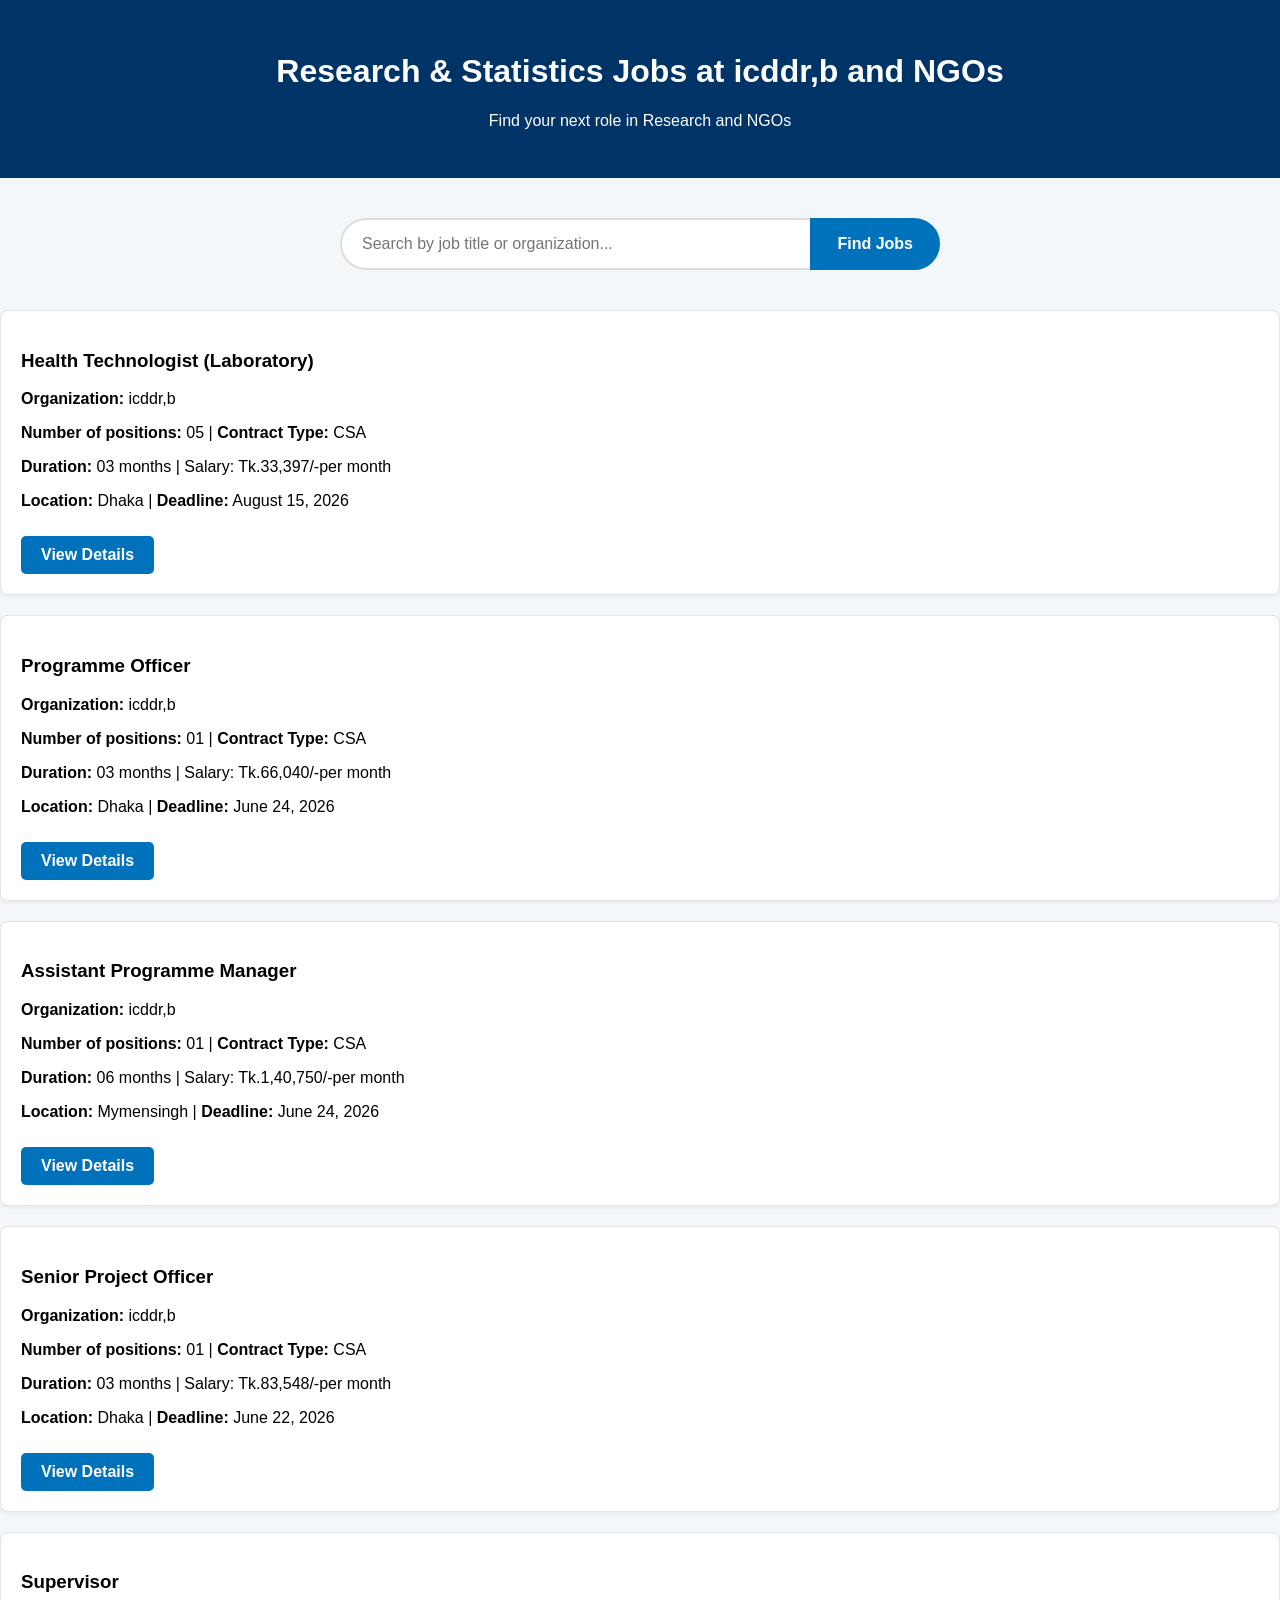
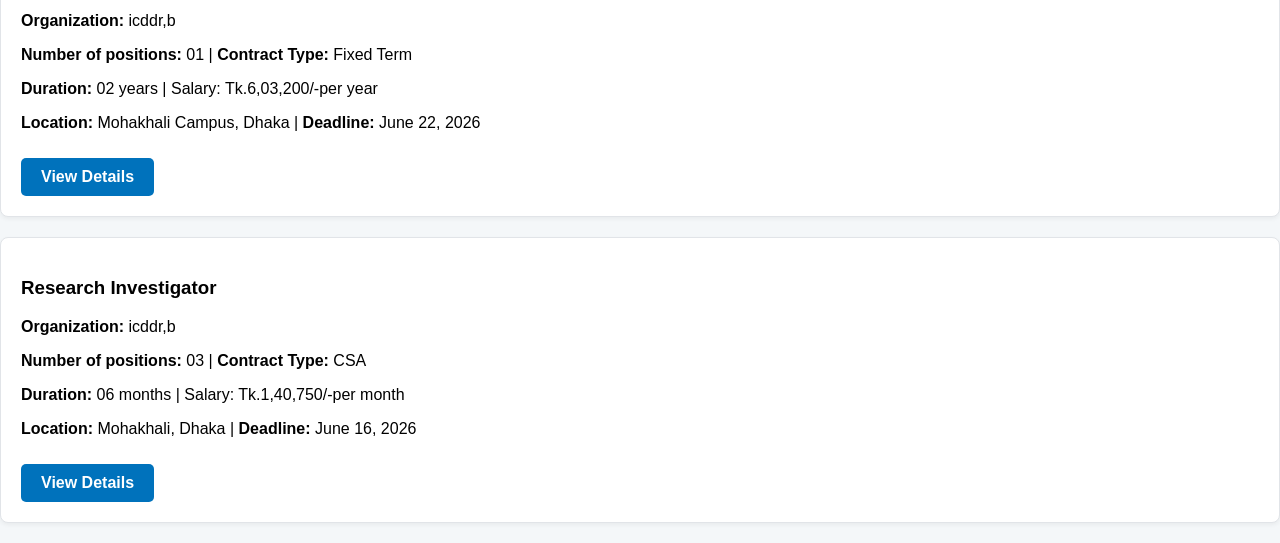
<file: index.html>
<!DOCTYPE html>
<html lang="en">
<head>
    <meta charset="UTF-8">
    <meta name="viewport" content="width=device-width, initial-scale=1.0">
    <title>Public Health & Statistics Jobs in Bangladesh | HealthJobs BD</title>
    <link rel="stylesheet" href="style.css">
    <meta name="description" content="The leading job portal for Public Health, Statistics, and NGO careers in Bangladesh. Find roles at icddr,b, BRAC, and more.">
    <meta name="keywords" content="Find the latest Public Health, Biostatistics, and NGO research jobs in Bangladesh. Curated roles for statisticians and researchers.>
    <meta name="author" content="Md. Shamim Aktar">
</head>
<body>
    <header class="hero-section">
        <div class="hero-content">
            <h1>Research & Statistics Jobs at icddr,b and NGOs</h1>
            <p>Find your next role in Research and NGOs</p>
        </div>
    </header>

    <main>
        <div class="search-container">
            <input type="text"
                   id="jobSearchInput"
                   class="search-input" 
                   placeholder="Search by job title or organization...">
            
            <button type="button"
                 onclick="performSearch()"
                 class="search-button">
               Find Jobs
            </button>
        </div>
        
        </div>
            <div class="job-card">
                <h3>Health Technologist (Laboratory)</h3>
                <p><strong>Organization:</strong> icddr,b</p>
                <p><strong>Number of positions: </strong> 05 | <strong>Contract Type:</strong> CSA</p>
                <p><strong>Duration:</strong> 03 months | Salary: Tk.33,397/-per month</p>
                <p><strong>Location:</strong> Dhaka | <strong>Deadline:</strong> August 15, 2026</p>
                <a href="https://career.icddrb.org/" target="_blank" class="apply-btn">View Details</a>
            </div>

            <div class="job-card">
                <h3>Programme Officer</h3>
                <p><strong>Organization:</strong> icddr,b</p>
                <p><strong>Number of positions: </strong> 01 | <strong>Contract Type:</strong> CSA</p>
                <p><strong>Duration:</strong> 03 months | Salary: Tk.66,040/-per month</p>
                <p><strong>Location:</strong> Dhaka | <strong>Deadline:</strong> June 24, 2026</p>
                <a href="https://career.icddrb.org/" target="_blank" class="apply-btn">View Details</a>
            </div>

            <div class="job-card">
                <h3>Assistant Programme Manager</h3>
                <p><strong>Organization:</strong> icddr,b</p>
                <p><strong>Number of positions: </strong> 01 | <strong>Contract Type:</strong> CSA</p>
                <p><strong>Duration:</strong> 06 months | Salary: Tk.1,40,750/-per month</p>
                <p><strong>Location:</strong> Mymensingh | <strong>Deadline:</strong> June 24, 2026</p>
                <a href="https://career.icddrb.org/" target="_blank" class="apply-btn">View Details</a>
            </div>

            <div class="job-card">
                <h3>Senior Project Officer </h3>
                <p><strong>Organization:</strong> icddr,b</p>
                <p><strong>Number of positions: </strong> 01 | <strong>Contract Type:</strong> CSA</p>
                <p><strong>Duration:</strong> 03 months | Salary: Tk.83,548/-per month</p>
                <p><strong>Location:</strong> Dhaka | <strong>Deadline:</strong> June 22, 2026</p>
                <a href="https://career.icddrb.org/" target="_blank" class="apply-btn">View Details</a>
            </div>

            <div class="job-card">
                <h3>Supervisor</h3>
                <p><strong>Organization:</strong> icddr,b</p>
                <p><strong>Number of positions: </strong> 01 | <strong>Contract Type:</strong> Fixed Term</p>
                <p><strong>Duration:</strong> 02 years | Salary: Tk.6,03,200/-per year</p>
                <p><strong>Location:</strong> Mohakhali Campus, Dhaka | <strong>Deadline:</strong> June 22, 2026</p>
                <a href="https://career.icddrb.org/" target="_blank" class="apply-btn">View Details</a>
            </div>
    
            <div class="job-card">
                <h3>Research Investigator</h3>
                <p><strong>Organization:</strong> icddr,b</p>
                <p><strong>Number of positions: </strong> 03 | <strong>Contract Type:</strong> CSA</p>
                <p><strong>Duration:</strong> 06 months | Salary: Tk.1,40,750/-per month</p>
                <p><strong>Location:</strong> Mohakhali, Dhaka | <strong>Deadline:</strong> June 16, 2026</p>
                <a href="https://career.icddrb.org/" target="_blank" class="apply-btn">View Details</a>
            </div>
            
        </div>
    </main>

    <script src="script.js"></script>
</body>
</html>
</file>
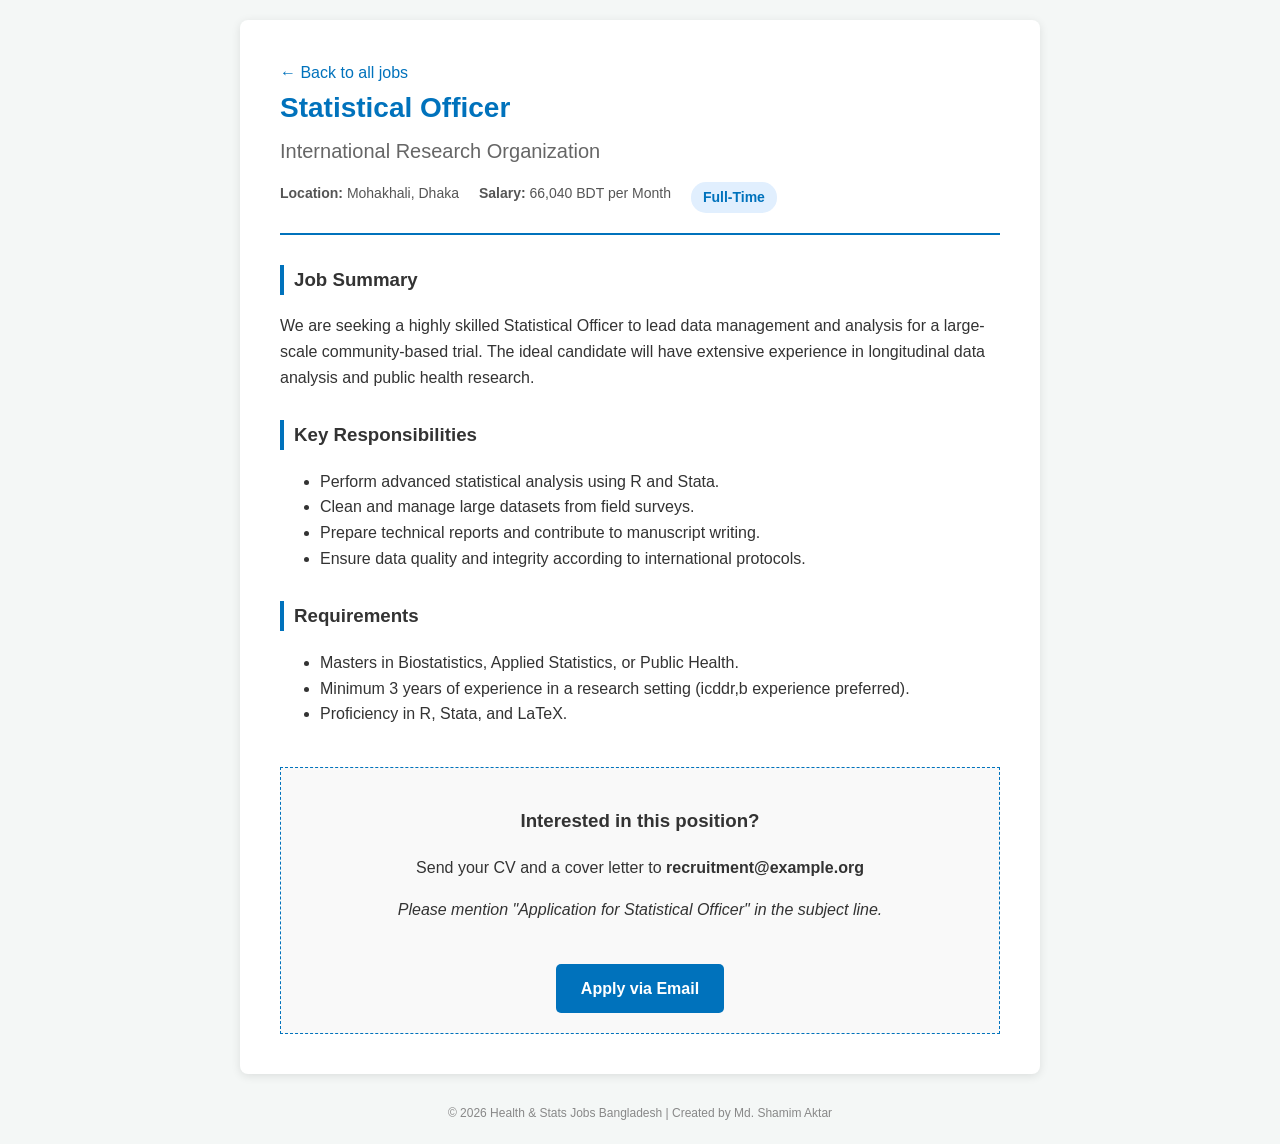
<file: job-details-01.html>
<!DOCTYPE html>
<html lang="en">
<head>
    <meta charset="UTF-8">
    <meta name="viewport" content="width=device-width, initial-scale=1.0">
    <title>Job Details | Health & Stats Jobs BD</title>
    <style>
        body { font-family: 'Segoe UI', Tahoma, Geneva, Verdana, sans-serif; line-height: 1.6; color: #333; max-width: 800px; margin: 0 auto; padding: 20px; background-color: #f4f7f6; }
        .job-container { background: white; padding: 40px; border-radius: 8px; box-shadow: 0 2px 10px rgba(0,0,0,0.1); }
        .header { border-bottom: 2px solid #0072bc; padding-bottom: 20px; margin-bottom: 20px; }
        .job-title { color: #0072bc; margin: 0; font-size: 28px; }
        .company-name { font-size: 20px; color: #666; margin: 5px 0; }
        .meta-info { display: flex; gap: 20px; flex-wrap: wrap; margin-top: 15px; font-size: 14px; color: #555; }
        .badge { background: #e1effe; color: #0072bc; padding: 4px 12px; border-radius: 15px; font-weight: bold; }
        .section-title { border-left: 4px solid #0072bc; padding-left: 10px; margin-top: 30px; color: #333; }
        .apply-box { margin-top: 40px; padding: 20px; background: #f9f9f9; border: 1px dashed #0072bc; text-align: center; }
        .btn { background: #0072bc; color: white; padding: 12px 25px; text-decoration: none; border-radius: 5px; display: inline-block; font-weight: bold; }
        .btn:hover { background: #005a96; }
    </style>
</head>
<body>

    <div class="job-container">
        <div class="header">
            <a href="index.html" style="text-decoration: none; color: #0072bc;">&larr; Back to all jobs</a>
            <h1 class="job-title">Statistical Officer</h1>
            <p class="company-name">International Research Organization</p>
            
            <div class="meta-info">
                <span><strong>Location:</strong> Mohakhali, Dhaka</span>
                <span><strong>Salary:</strong> 66,040 BDT per Month</span>
                <span class="badge">Full-Time</span>
            </div>
        </div>

        <h3 class="section-title">Job Summary</h3>
        <p>We are seeking a highly skilled Statistical Officer to lead data management and analysis for a large-scale community-based trial. The ideal candidate will have extensive experience in longitudinal data analysis and public health research.</p>

        <h3 class="section-title">Key Responsibilities</h3>
        <ul>
            <li>Perform advanced statistical analysis using R and Stata.</li>
            <li>Clean and manage large datasets from field surveys.</li>
            <li>Prepare technical reports and contribute to manuscript writing.</li>
            <li>Ensure data quality and integrity according to international protocols.</li>
        </ul>

        <h3 class="section-title">Requirements</h3>
        <ul>
            <li>Masters in Biostatistics, Applied Statistics, or Public Health.</li>
            <li>Minimum 3 years of experience in a research setting (icddr,b experience preferred).</li>
            <li>Proficiency in R, Stata, and LaTeX.</li>
        </ul>

        <div class="apply-box">
            <h3>Interested in this position?</h3>
            <p>Send your CV and a cover letter to <strong>recruitment@example.org</strong></p>
            <p><em>Please mention "Application for Statistical Officer" in the subject line.</em></p>
            <br>
            <a href="mailto:recruitment@icddrb.org" class="btn">Apply via Email</a>
        </div>
    </div>

    <footer style="text-align: center; margin-top: 30px; font-size: 12px; color: #888;">
        &copy; 2026 Health & Stats Jobs Bangladesh | Created by Md. Shamim Aktar
    </footer>

</body>
</html>
</file>
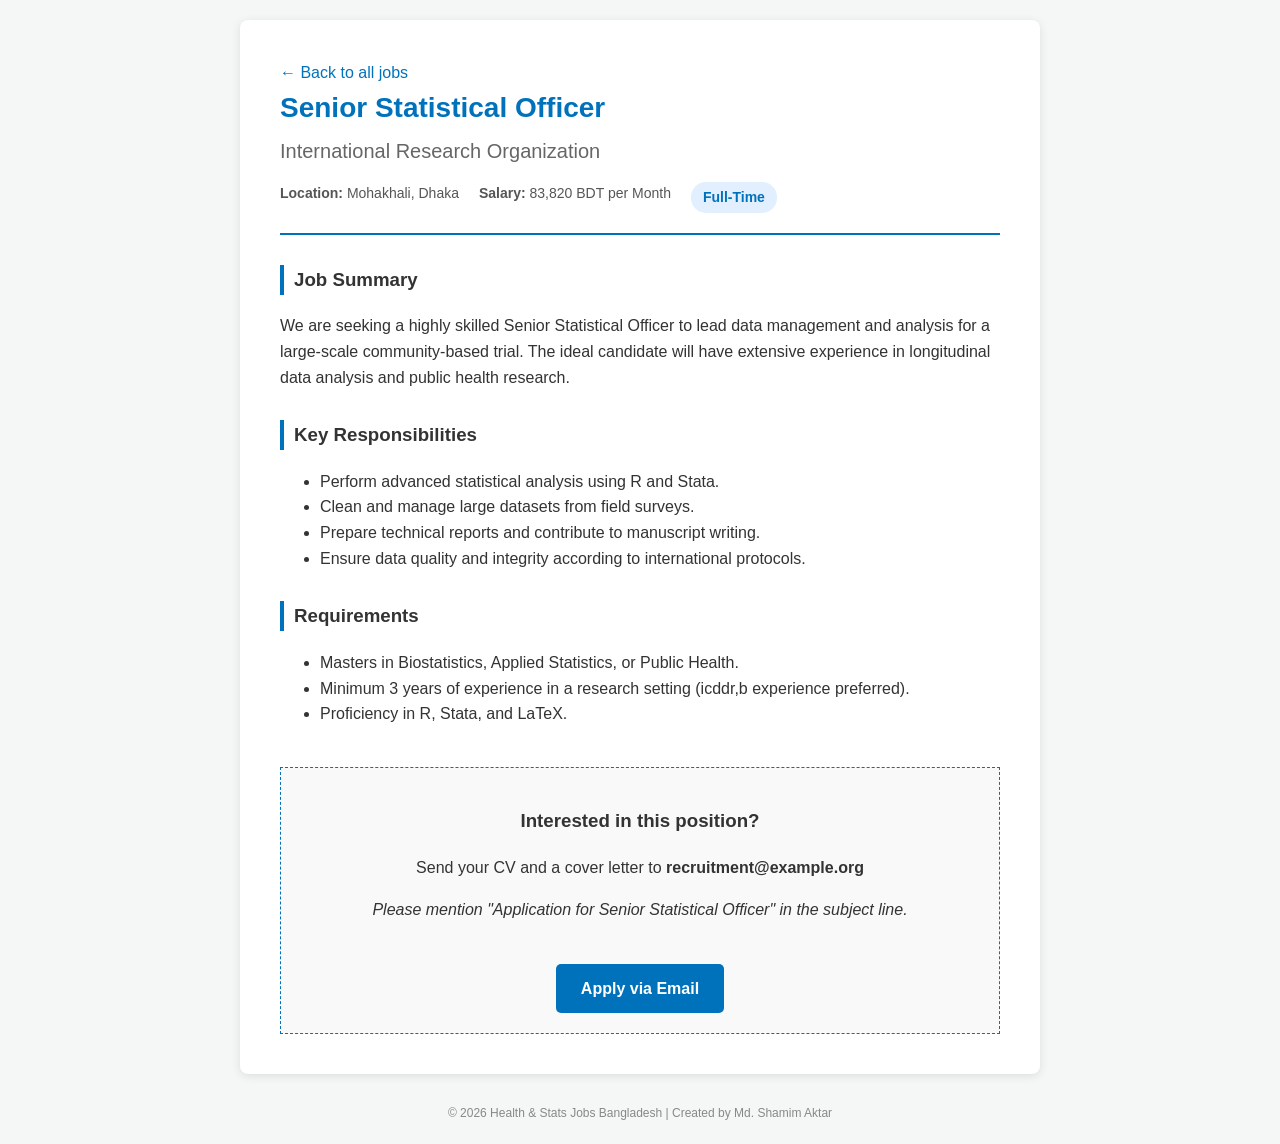
<file: job-details-02.html>
<!DOCTYPE html>
<html lang="en">
<head>
    <meta charset="UTF-8">
    <meta name="viewport" content="width=device-width, initial-scale=1.0">
    <title>Job Details | Health & Stats Jobs BD</title>
    <style>
        body { font-family: 'Segoe UI', Tahoma, Geneva, Verdana, sans-serif; line-height: 1.6; color: #333; max-width: 800px; margin: 0 auto; padding: 20px; background-color: #f4f7f6; }
        .job-container { background: white; padding: 40px; border-radius: 8px; box-shadow: 0 2px 10px rgba(0,0,0,0.1); }
        .header { border-bottom: 2px solid #0072bc; padding-bottom: 20px; margin-bottom: 20px; }
        .job-title { color: #0072bc; margin: 0; font-size: 28px; }
        .company-name { font-size: 20px; color: #666; margin: 5px 0; }
        .meta-info { display: flex; gap: 20px; flex-wrap: wrap; margin-top: 15px; font-size: 14px; color: #555; }
        .badge { background: #e1effe; color: #0072bc; padding: 4px 12px; border-radius: 15px; font-weight: bold; }
        .section-title { border-left: 4px solid #0072bc; padding-left: 10px; margin-top: 30px; color: #333; }
        .apply-box { margin-top: 40px; padding: 20px; background: #f9f9f9; border: 1px dashed #0072bc; text-align: center; }
        .btn { background: #0072bc; color: white; padding: 12px 25px; text-decoration: none; border-radius: 5px; display: inline-block; font-weight: bold; }
        .btn:hover { background: #005a96; }
    </style>
</head>
<body>

    <div class="job-container">
        <div class="header">
            <a href="index.html" style="text-decoration: none; color: #0072bc;">&larr; Back to all jobs</a>
            <h1 class="job-title">Senior Statistical Officer</h1>
            <p class="company-name">International Research Organization</p>
            
            <div class="meta-info">
                <span><strong>Location:</strong> Mohakhali, Dhaka</span>
                <span><strong>Salary:</strong> 83,820 BDT per Month</span>
                <span class="badge">Full-Time</span>
            </div>
        </div>

        <h3 class="section-title">Job Summary</h3>
        <p>We are seeking a highly skilled Senior Statistical Officer to lead data management and analysis for a large-scale community-based trial. The ideal candidate will have extensive experience in longitudinal data analysis and public health research.</p>

        <h3 class="section-title">Key Responsibilities</h3>
        <ul>
            <li>Perform advanced statistical analysis using R and Stata.</li>
            <li>Clean and manage large datasets from field surveys.</li>
            <li>Prepare technical reports and contribute to manuscript writing.</li>
            <li>Ensure data quality and integrity according to international protocols.</li>
        </ul>

        <h3 class="section-title">Requirements</h3>
        <ul>
            <li>Masters in Biostatistics, Applied Statistics, or Public Health.</li>
            <li>Minimum 3 years of experience in a research setting (icddr,b experience preferred).</li>
            <li>Proficiency in R, Stata, and LaTeX.</li>
        </ul>

        <div class="apply-box">
            <h3>Interested in this position?</h3>
            <p>Send your CV and a cover letter to <strong>recruitment@example.org</strong></p>
            <p><em>Please mention "Application for Senior Statistical Officer" in the subject line.</em></p>
            <br>
            <a href="mailto:recruitment@icddrb.org" class="btn">Apply via Email</a>
        </div>
    </div>

    <footer style="text-align: center; margin-top: 30px; font-size: 12px; color: #888;">
        &copy; 2026 Health & Stats Jobs Bangladesh | Created by Md. Shamim Aktar
    </footer>

</body>
</html>
</file>
<file: style.css>
/* 1. Add this at the very top to fix layout sizing */
* {
    box-sizing: border-box;
}

:root {
    --primary-blue: #003366; /* BIIHR Deep Blue */
    --accent-gold: #f2a900;
    --light-grey: #f4f7f9;
}

body {
    font-family: 'Segoe UI', Arial, sans-serif;
    margin: 0;
    padding: 0;
    background-color: var(--light-grey);
    overflow-x: hidden; /* Prevents horizontal scrolling on mobile */
}

header {
    background: #003366;
    color: white;
    padding: 2rem;
    text-align: center;
}

.search-container {
    display: flex;
    justify-content: center;
    margin: 40px auto;
    width: 90%;          /* Uses 90% of the screen on small devices */
    max-width: 600px;    /* But never grows larger than 600px */
}

.search-input {
    flex: 1;
    padding: 15px 20px;
    font-size: 16px;
    border: 2px solid #ddd;
    border-right: none;
    border-radius: 30px 0 0 30px;
    outline: none;
    min-width: 0;        /* Prevents input from pushing past container */
}

.search-input:focus {
    border-color: #0072bc;
}

.search-button {
    padding: 15px 25px;   /* Slightly reduced side padding for mobile */
    font-size: 16px;      /* Slightly smaller font for mobile fit */
    font-weight: bold;
    color: white;
    background-color: #0072bc;
    border: 2px solid #0072bc;
    border-radius: 0 30px 30px 0;
    cursor: pointer;
    transition: all 0.3s ease;
    white-space: nowrap; /* Keeps text on one line */
}

.search-button:hover {
    background-color: #005a96;
    transform: scale(1.05);
}

.job-list {
    width: 95%;           /* Gives a little breathing room on the edges */
    max-width: 800px;
    margin: 0 auto;
    padding: 10px;        /* Reduced padding for smaller screens */
}

.job-card {
    background: white;
    border: 1px solid #e1e4e8;
    border-radius: 8px;
    padding: 20px;
    margin-bottom: 20px;
    transition: transform 0.2s, box-shadow 0.2s;
    box-shadow: 0 2px 4px rgba(0,0,0,0.05);
    max-width: 100%;      /* Ensures cards never exceed screen width */
}

.job-card:hover {
    transform: translateY(-5px);
    box-shadow: 0 8px 16px rgba(0,0,0,0.1);
}

.apply-btn {
    display: inline-block;
    padding: 10px 20px;
    background-color: #0072bc;
    color: white !important;
    text-decoration: none;
    border-radius: 5px;
    font-weight: bold;
    margin-top: 10px;
    max-width: 100%;      /* Button stays within card boundaries */
}

.apply-btn:hover {
    background-color: #005a96;
}

/* 3. Handle very small screens (phones) */
@media (max-width: 480px) {
    .search-container {
        flex-direction: column; /* Stack input and button if it's too tight */
        gap: 10px;
    }
    
    .search-input, .search-button {
        border-radius: 30px;    /* Make them both rounded pills */
        border-right: 2px solid #ddd;
        width: 100%;
    }
}
</file>
